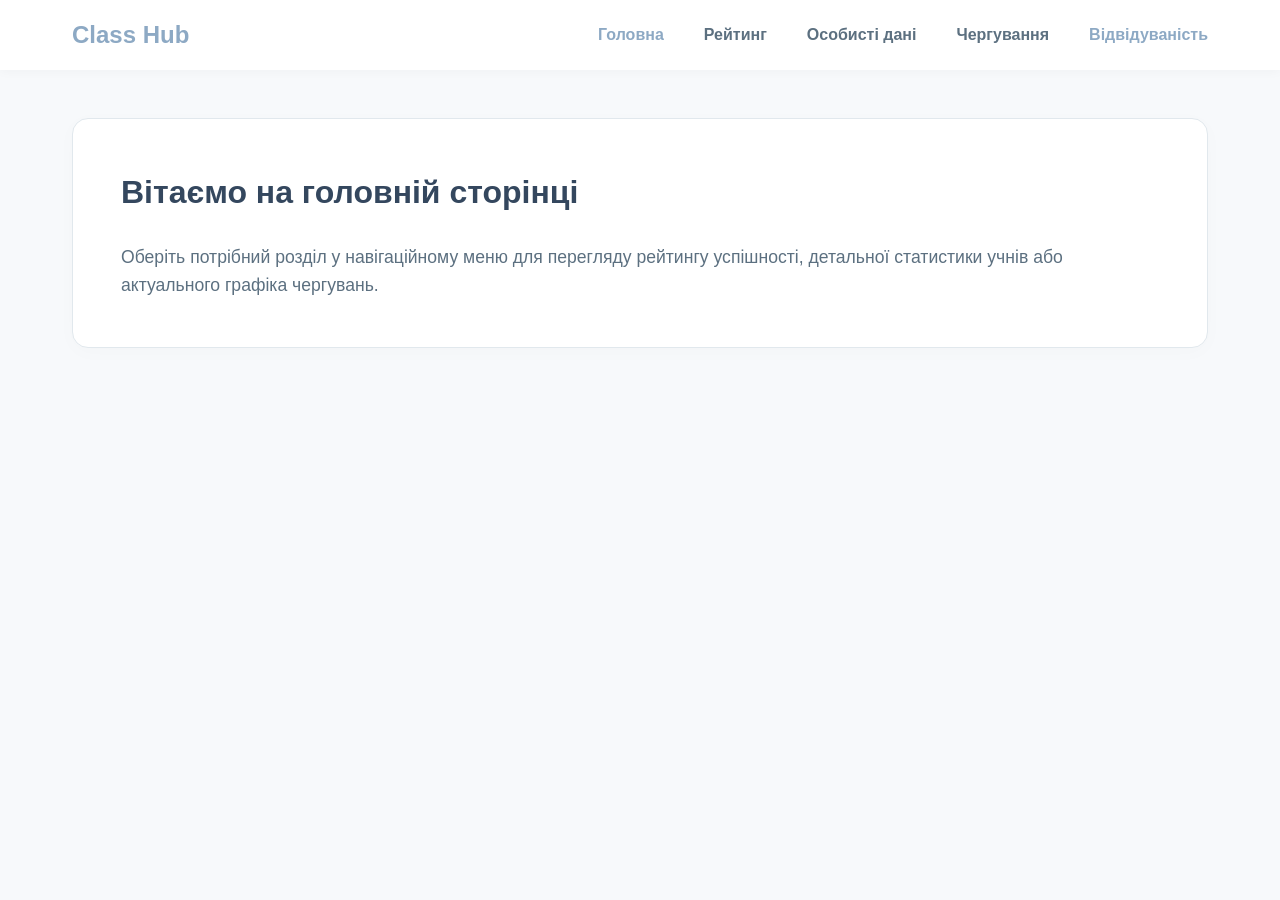
<file: index.html>
<!DOCTYPE html>
<html lang="uk">
<head>
    <meta charset="UTF-8">
    <meta name="viewport" content="width=device-width, initial-scale=1.0">
    <title>Головна сторінка</title>
    <link rel="stylesheet" href="style.css">
</head>
<body>
    <header class="header">
        <nav class="navbar">
            <a href="index.html" class="logo">Class Hub</a>
            <button class="mobile-menu-btn" id="mobile-menu-btn">
                <span></span>
                <span></span>
                <span></span>
            </button>
            <ul class="nav-links" id="nav-links">
                <li><a href="index.html" class="active">Головна</a></li>
                <li><a href="Reyt.html">Рейтинг</a></li>
                <li><a href="profile.html">Особисті дані</a></li>
                <li><a href="Watch.html">Чергування</a></li>
                <li><a href="alove.html" class="active">Відвідуваність</a></li>

            </ul>
        </nav>
    </header>
    <main class="main-content">
        <section class="content-card">
            <h1>Вітаємо на головній сторінці</h1>
            <p>Оберіть потрібний розділ у навігаційному меню для перегляду рейтингу успішності, детальної статистики учнів або актуального графіка чергувань.</p>
        </section>
    </main>
    <script src="script.js"></script>
</body>
</html>
</file>
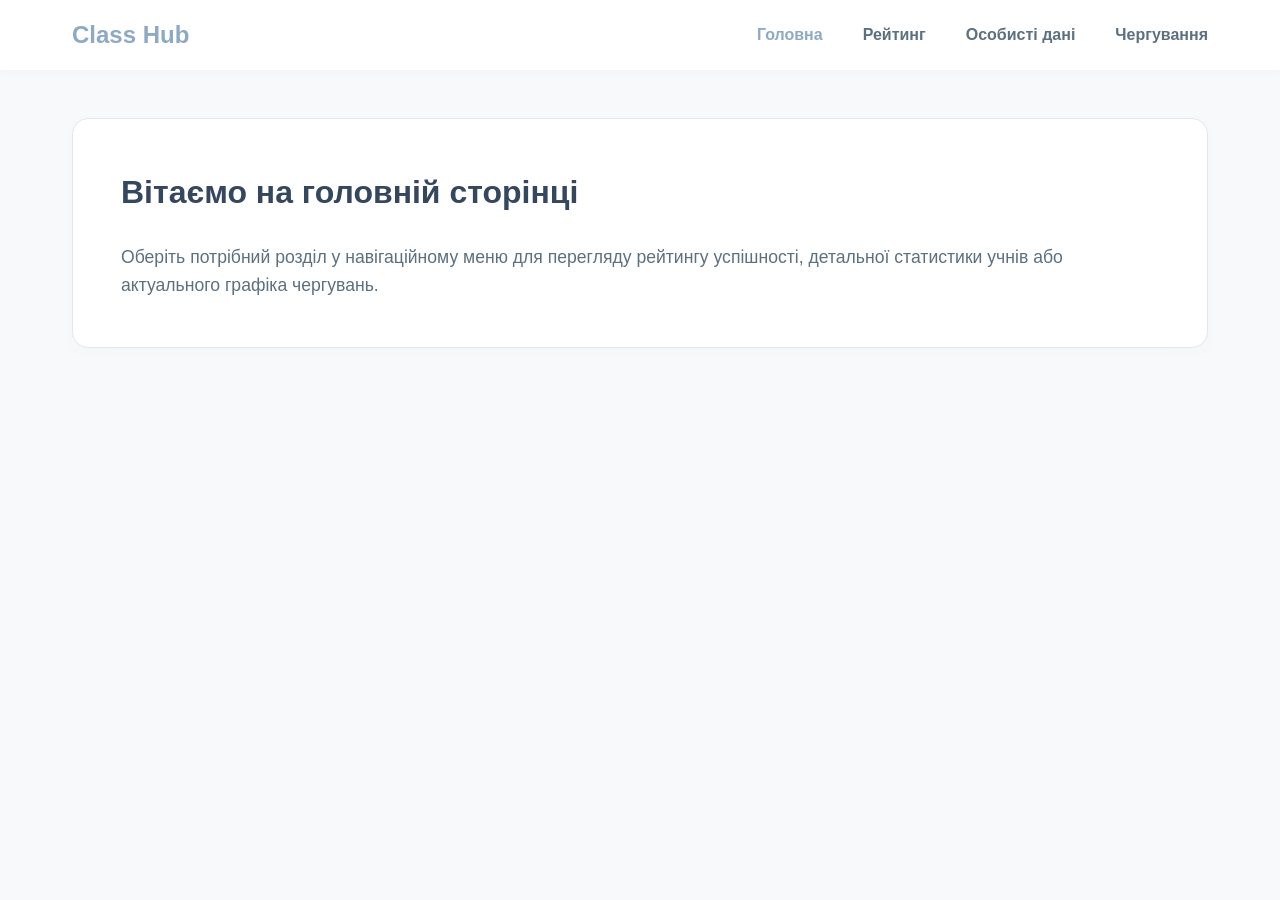
<file: oldindex.html>
<!DOCTYPE html>
<html lang="uk">
<head>
    <meta charset="UTF-8">
    <meta name="viewport" content="width=device-width, initial-scale=1.0">
    <title>Головна сторінка</title>
    <link rel="stylesheet" href="style.css">
</head>
<body>
    <header class="header">
        <nav class="navbar">
            <a href="index.html" class="logo">Class Hub</a>
            <button class="mobile-menu-btn" id="mobile-menu-btn">
                <span></span>
                <span></span>
                <span></span>
            </button>
            <ul class="nav-links" id="nav-links">
                <li><a href="index.html" class="active">Головна</a></li>
                <li><a href="Reyt.html">Рейтинг</a></li>
                <li><a href="profile.html">Особисті дані</a></li>
                <li><a href="Watch.html">Чергування</a></li>
            </ul>
        </nav>
    </header>
    <main class="main-content">
        <section class="content-card">
            <h1>Вітаємо на головній сторінці</h1>
            <p>Оберіть потрібний розділ у навігаційному меню для перегляду рейтингу успішності, детальної статистики учнів або актуального графіка чергувань.</p>
        </section>
    </main>
    <script src="script.js"></script>
</body>
</html>
</file>
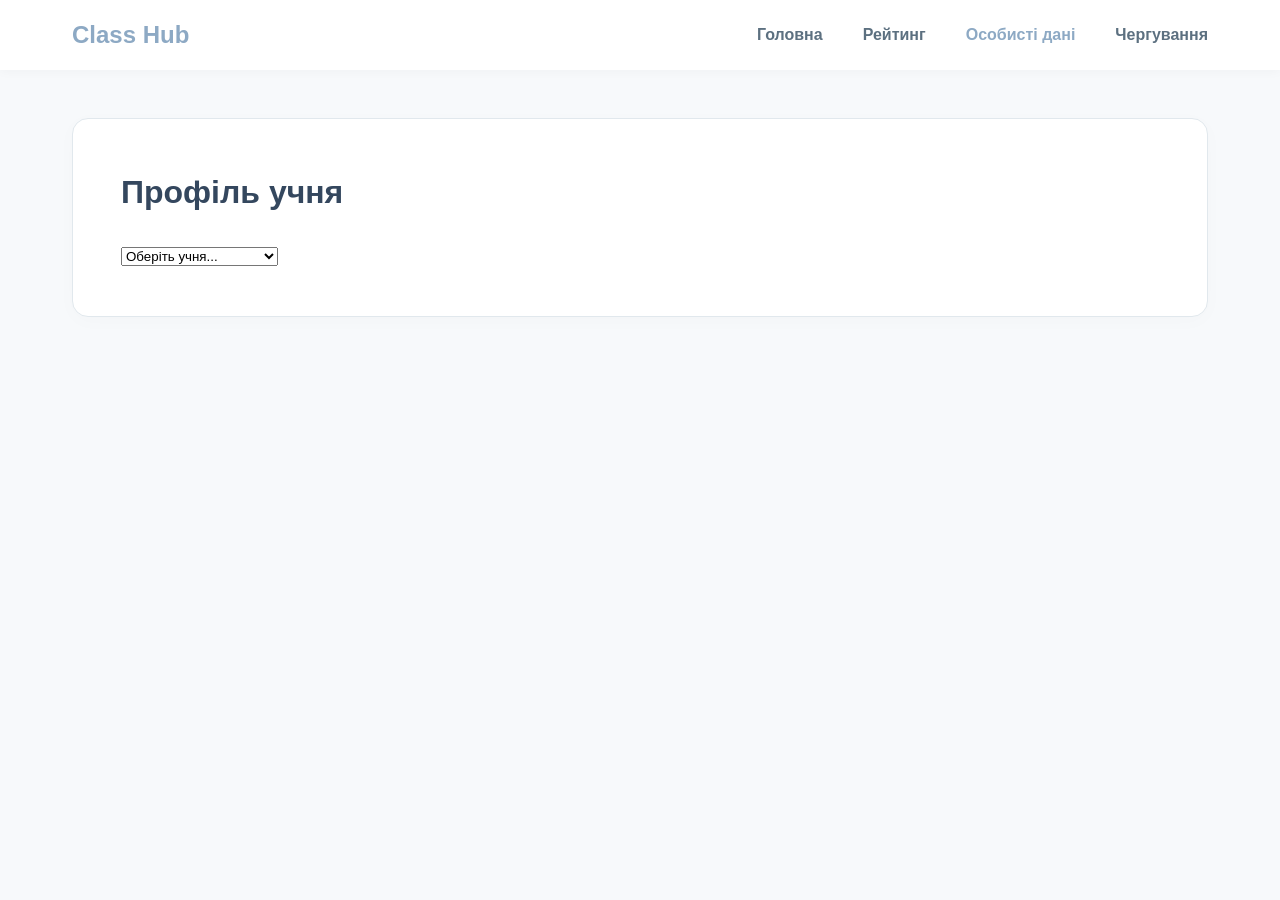
<file: oldprofile.html>
<!DOCTYPE html>
<html lang="uk">
<head>
    <meta charset="UTF-8">
    <meta name="viewport" content="width=device-width, initial-scale=1.0">
    <title>Особисті дані</title>
    <link rel="stylesheet" href="style.css">
    <link rel="stylesheet" href="profile.css">
</head>
<body>
    <header class="header">
        <nav class="navbar">
            <a href="index.html" class="logo">Class Hub</a>
            <button class="mobile-menu-btn" id="mobile-menu-btn">
                <span></span>
                <span></span>
                <span></span>
            </button>
            <ul class="nav-links" id="nav-links">
                <li><a href="index.html">Головна</a></li>
                <li><a href="Reyt.html">Рейтинг</a></li>
                <li><a href="profile.html" class="active">Особисті дані</a></li>
                <li><a href="Watch.html">Чергування</a></li>
            </ul>
        </nav>
    </header>
    <main class="main-content">
        <section class="content-card">
            <div class="rating-header">
                <h1>Профіль учня</h1>
                <div class="custom-select-wrapper">
                    <select id="student-profile-select" class="custom-select">
                        <option value="">Оберіть учня...</option>
                    </select>
                </div>
            </div>
            <div id="profile-container" class="profile-container" style="display: none;">
                <h2 id="profile-name" class="profile-name"></h2>
                
                <div class="stats-grid">
                    <div class="stat-box">
                        <span class="stat-label">Соціальні івенти</span>
                        <span id="stat-social" class="stat-value">0</span>
                    </div>
                    <div class="stat-box">
                        <span class="stat-label">Чергування</span>
                        <span id="stat-duty" class="stat-value">0</span>
                    </div>
                    <div class="stat-box">
                        <span class="stat-label">Події</span>
                        <span id="stat-events" class="stat-value">0</span>
                    </div>
                    <div class="stat-box">
                        <span class="stat-label">К-сть зауважень</span>
                        <span id="stat-remarks" class="stat-value danger">0</span>
                    </div>
                    <div class="stat-box highlight-box">
                        <span class="stat-label">Загальний бал</span>
                        <span id="stat-total" class="stat-value primary">0</span>
                    </div>
                </div>

                <div class="traits-container">
                    <div class="trait-card best">
                        <div class="trait-title">Найкраща сторона</div>
                        <div id="trait-best" class="trait-value"></div>
                    </div>
                    <div class="trait-card worst">
                        <div class="trait-title">Найгірша сторона</div>
                        <div id="trait-worst" class="trait-value"></div>
                    </div>
                </div>

                <div class="remarks-section">
                    <h3>Деталі зауважень</h3>
                    <ul id="profile-remarks-list" class="remarks-list"></ul>
                </div>
            </div>
        </section>
    </main>
    <script src="script.js"></script>
</body>
</html>
</file>
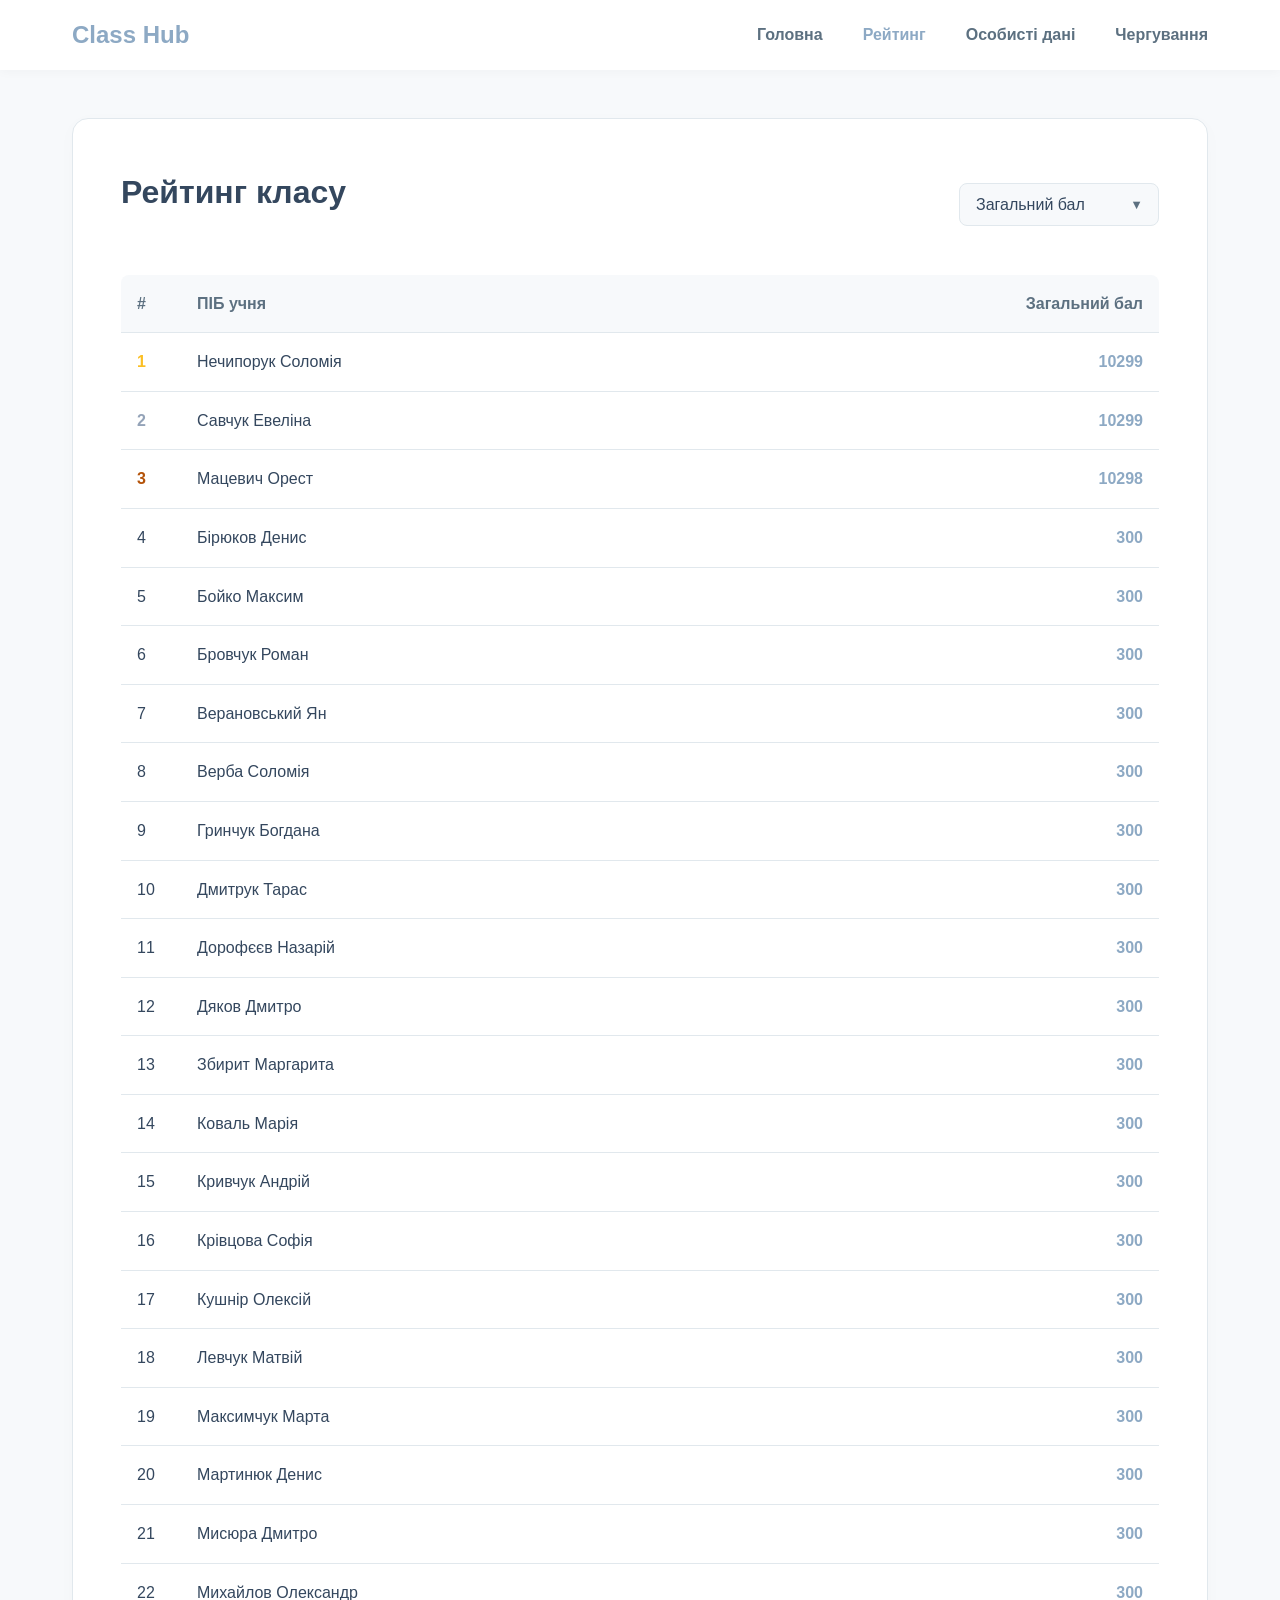
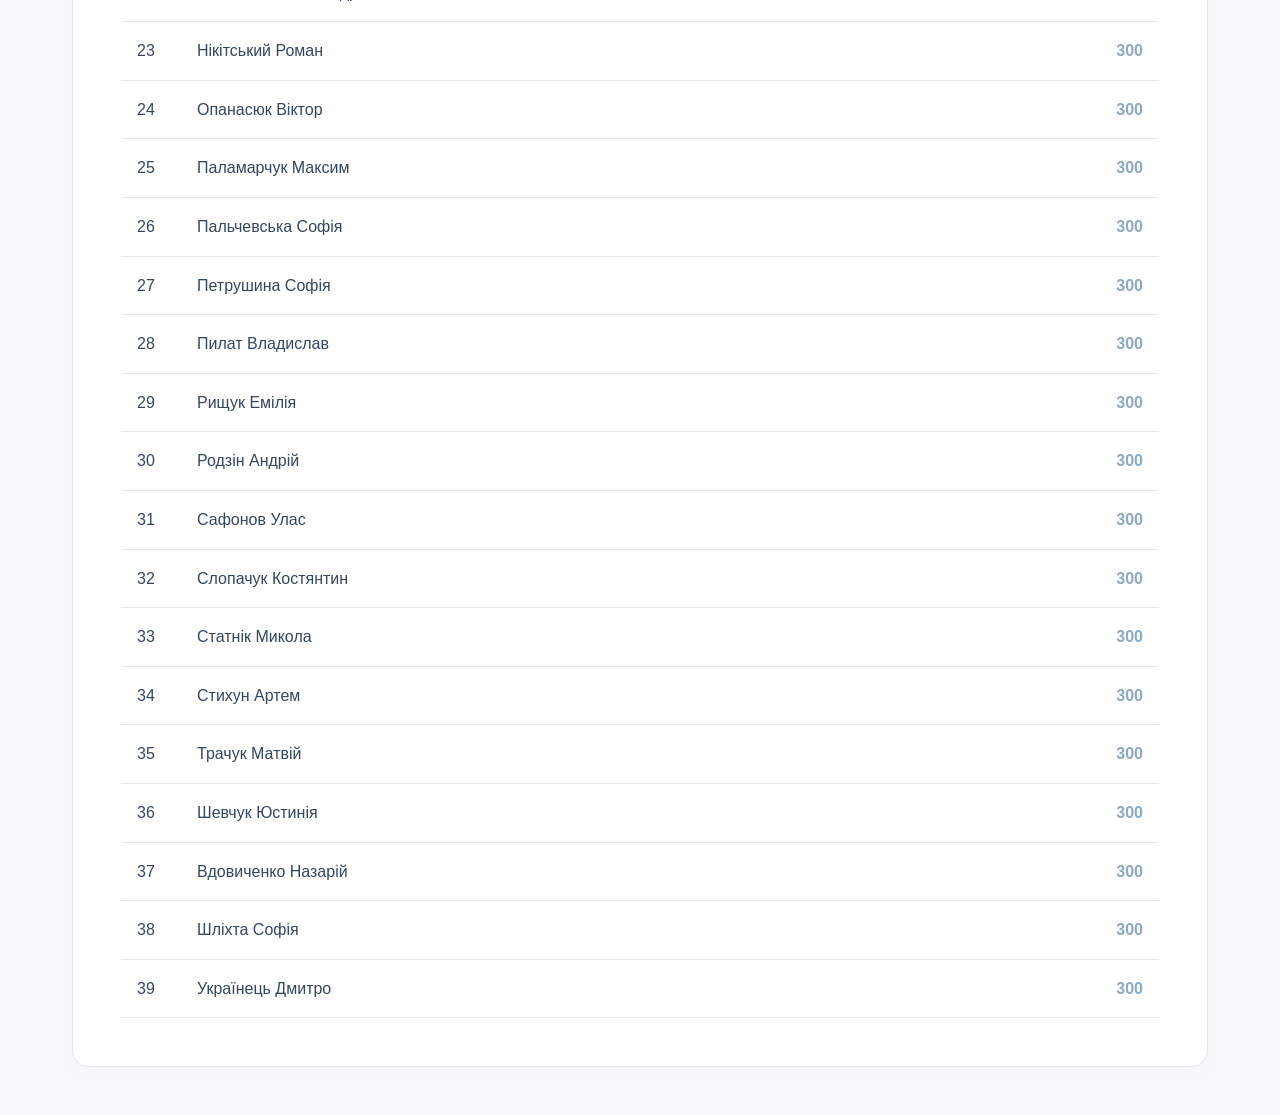
<file: oldReyt.html>
<!DOCTYPE html>
<html lang="uk">
<head>
    <meta charset="UTF-8">
    <meta name="viewport" content="width=device-width, initial-scale=1.0">
    <title>Рейтинг</title>
    <link rel="stylesheet" href="style.css">
    <link rel="stylesheet" href="Reyt.css">
</head>
<body>
    <header class="header">
        <nav class="navbar">
            <a href="index.html" class="logo">Class Hub</a>
            <button class="mobile-menu-btn" id="mobile-menu-btn">
                <span></span>
                <span></span>
                <span></span>
            </button>
            <ul class="nav-links" id="nav-links">
                <li><a href="index.html">Головна</a></li>
                <li><a href="Reyt.html" class="active">Рейтинг</a></li>
                <li><a href="profile.html">Особисті дані</a></li>
                <li><a href="Watch.html">Чергування</a></li>
            </ul>
        </nav>
    </header>
    <main class="main-content">
        <section class="content-card">
            <div class="rating-header">
                <h1>Рейтинг класу</h1>
                <div class="custom-select-wrapper">
                    <select id="aspect-select" class="custom-select">
                        <option value="total">Загальний бал</option>
                        <option value="socialEvents">Соціальні івенти</option>
                        <option value="duty">Чергування</option>
                        <option value="events">Події</option>
                        <option value="remarks">Зауваження</option>
                    </select>
                </div>
            </div>
            <div class="table-responsive">
                <table class="rating-table">
                    <thead>
                        <tr>
                            <th>#</th>
                            <th>ПІБ учня</th>
                            <th id="score-column-header">Загальний бал</th>
                        </tr>
                    </thead>
                    <tbody id="rating-tbody">
                    </tbody>
                </table>
            </div>
        </section>
    </main>
    <script src="script.js"></script>
</body>
</html>
</file>
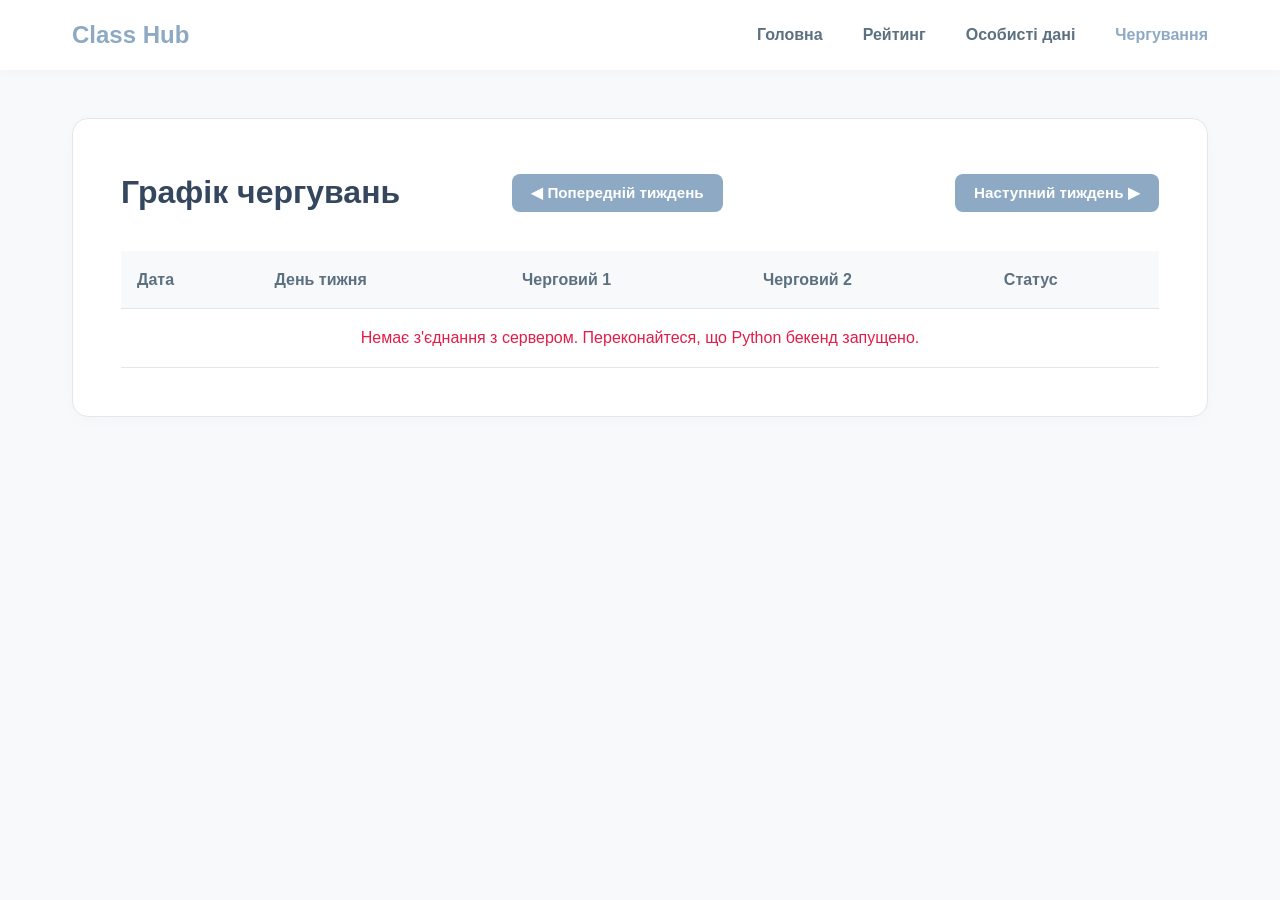
<file: oldWatch.html>
<!DOCTYPE html>
<html lang="uk">
<head>
    <meta charset="UTF-8">
    <meta name="viewport" content="width=device-width, initial-scale=1.0">
    <title>Чергування</title>
    <link rel="stylesheet" href="style.css">
    <link rel="stylesheet" href="Watch.css">
</head>
<body>
    <header class="header">
        <nav class="navbar">
            <a href="index.html" class="logo">Class Hub</a>
            <button class="mobile-menu-btn" id="mobile-menu-btn">
                <span></span>
                <span></span>
                <span></span>
            </button>
            <ul class="nav-links" id="nav-links">
                <li><a href="index.html">Головна</a></li>
                <li><a href="Reyt.html">Рейтинг</a></li>
                <li><a href="profile.html">Особисті дані</a></li>
                <li><a href="Watch.html" class="active">Чергування</a></li>
            </ul>
        </nav>
    </header>
    <main class="main-content">
        <section class="content-card">
            <div class="schedule-header">
                <h2>Графік чергувань</h2>
                <div class="schedule-controls">
                    <button class="btn-primary" id="prev-week">◀ Попередній тиждень</button>
                    <span id="current-week-label" class="week-label"></span>
                    <button class="btn-primary" id="next-week">Наступний тиждень ▶</button>
                </div>
            </div>
            <div class="table-responsive">
                <table class="schedule-table">
                    <thead>
                        <tr>
                            <th>Дата</th>
                            <th>День тижня</th>
                            <th>Черговий 1</th>
                            <th>Черговий 2</th>
                            <th>Статус</th>
                        </tr>
                    </thead>
                    <tbody id="schedule-tbody">
                    </tbody>
                </table>
            </div>
        </section>
    </main>
    <script src="script.js"></script>
</body>
</html>
</file>
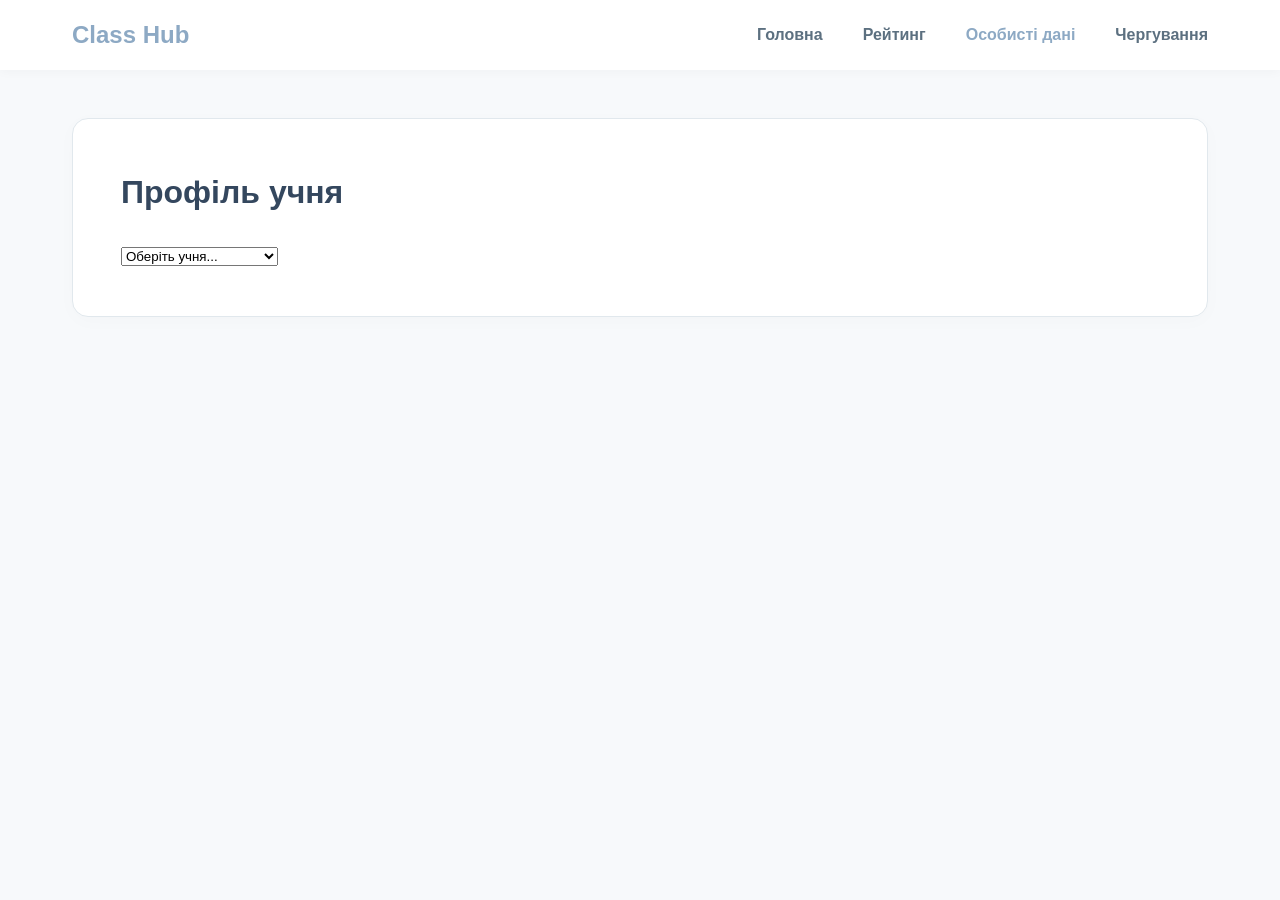
<file: profile.html>
<!DOCTYPE html>
<html lang="uk">
<head>
    <meta charset="UTF-8">
    <meta name="viewport" content="width=device-width, initial-scale=1.0">
    <title>Особисті дані</title>
    <link rel="stylesheet" href="style.css">
    <link rel="stylesheet" href="profile.css">
</head>
<body>
    <header class="header">
        <nav class="navbar">
            <a href="index.html" class="logo">Class Hub</a>
            <button class="mobile-menu-btn" id="mobile-menu-btn">
                <span></span>
                <span></span>
                <span></span>
            </button>
            <ul class="nav-links" id="nav-links">
                <li><a href="index.html">Головна</a></li>
                <li><a href="Reyt.html">Рейтинг</a></li>
                <li><a href="profile.html" class="active">Особисті дані</a></li>
                <li><a href="Watch.html">Чергування</a></li>
            </ul>
        </nav>
    </header>
    <main class="main-content">
        <section class="content-card">
            <div class="rating-header">
                <h1>Профіль учня</h1>
                <div class="custom-select-wrapper">
                    <select id="student-profile-select" class="custom-select">
                        <option value="">Оберіть учня...</option>
                    </select>
                </div>
            </div>
            <div id="profile-container" class="profile-container" style="display: none;">
                <h2 id="profile-name" class="profile-name"></h2>
                
                <div class="stats-grid">
                    <div class="stat-box">
                        <span class="stat-label">Соціальні івенти</span>
                        <span id="stat-social" class="stat-value">0</span>
                    </div>
                    <div class="stat-box">
                        <span class="stat-label">Чергування</span>
                        <span id="stat-duty" class="stat-value">0</span>
                    </div>
                    <div class="stat-box">
                        <span class="stat-label">Події</span>
                        <span id="stat-events" class="stat-value">0</span>
                    </div>
                    <div class="stat-box">
                        <span class="stat-label">К-сть зауважень</span>
                        <span id="stat-remarks" class="stat-value danger">0</span>
                    </div>
                    <div class="stat-box highlight-box">
                        <span class="stat-label">Загальний бал</span>
                        <span id="stat-total" class="stat-value primary">0</span>
                    </div>
                </div>

                <div class="traits-container">
                    <div class="trait-card best">
                        <div class="trait-title">Найкраща сторона</div>
                        <div id="trait-best" class="trait-value"></div>
                    </div>
                    <div class="trait-card worst">
                        <div class="trait-title">Найгірша сторона</div>
                        <div id="trait-worst" class="trait-value"></div>
                    </div>
                </div>

                <div class="remarks-section">
                    <h3>Деталі зауважень</h3>
                    <ul id="profile-remarks-list" class="remarks-list"></ul>
                </div>
            </div>
        </section>
    </main>
    <script src="script.js"></script>
</body>
</html>
</file>
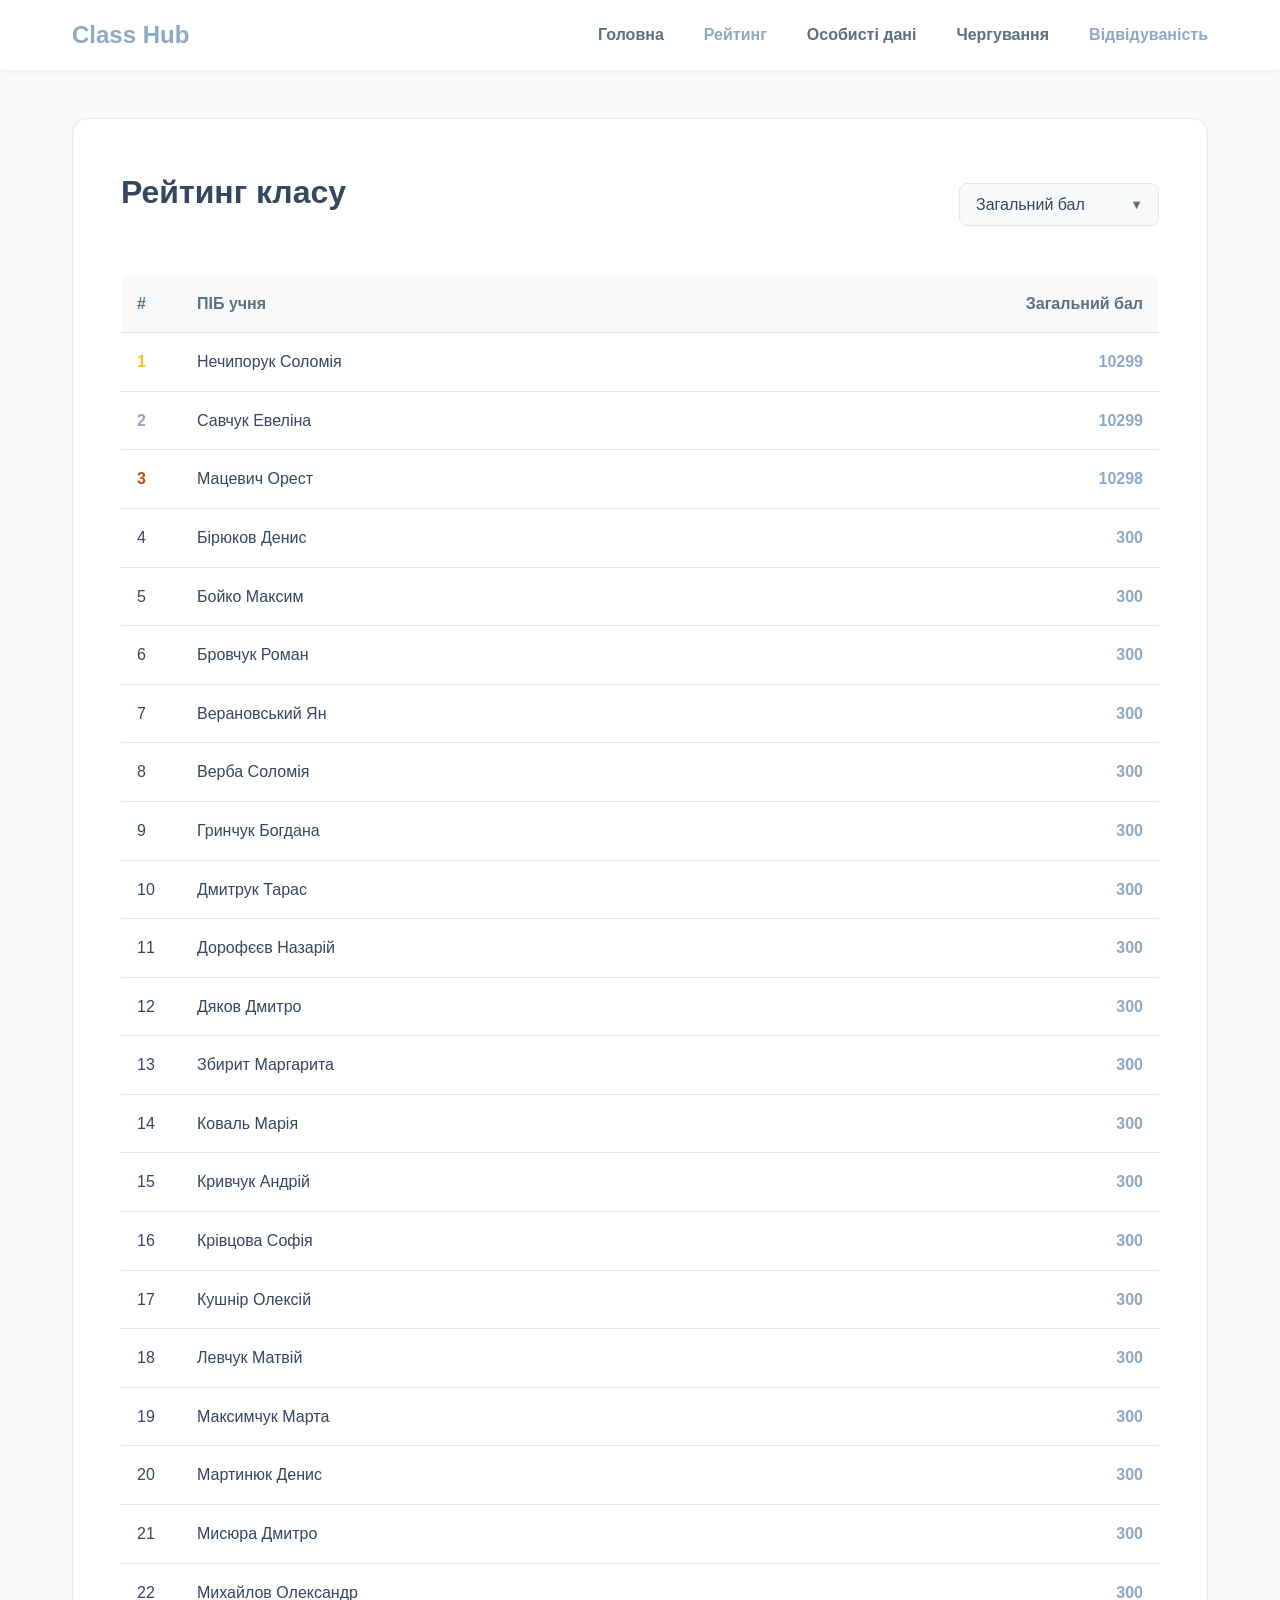
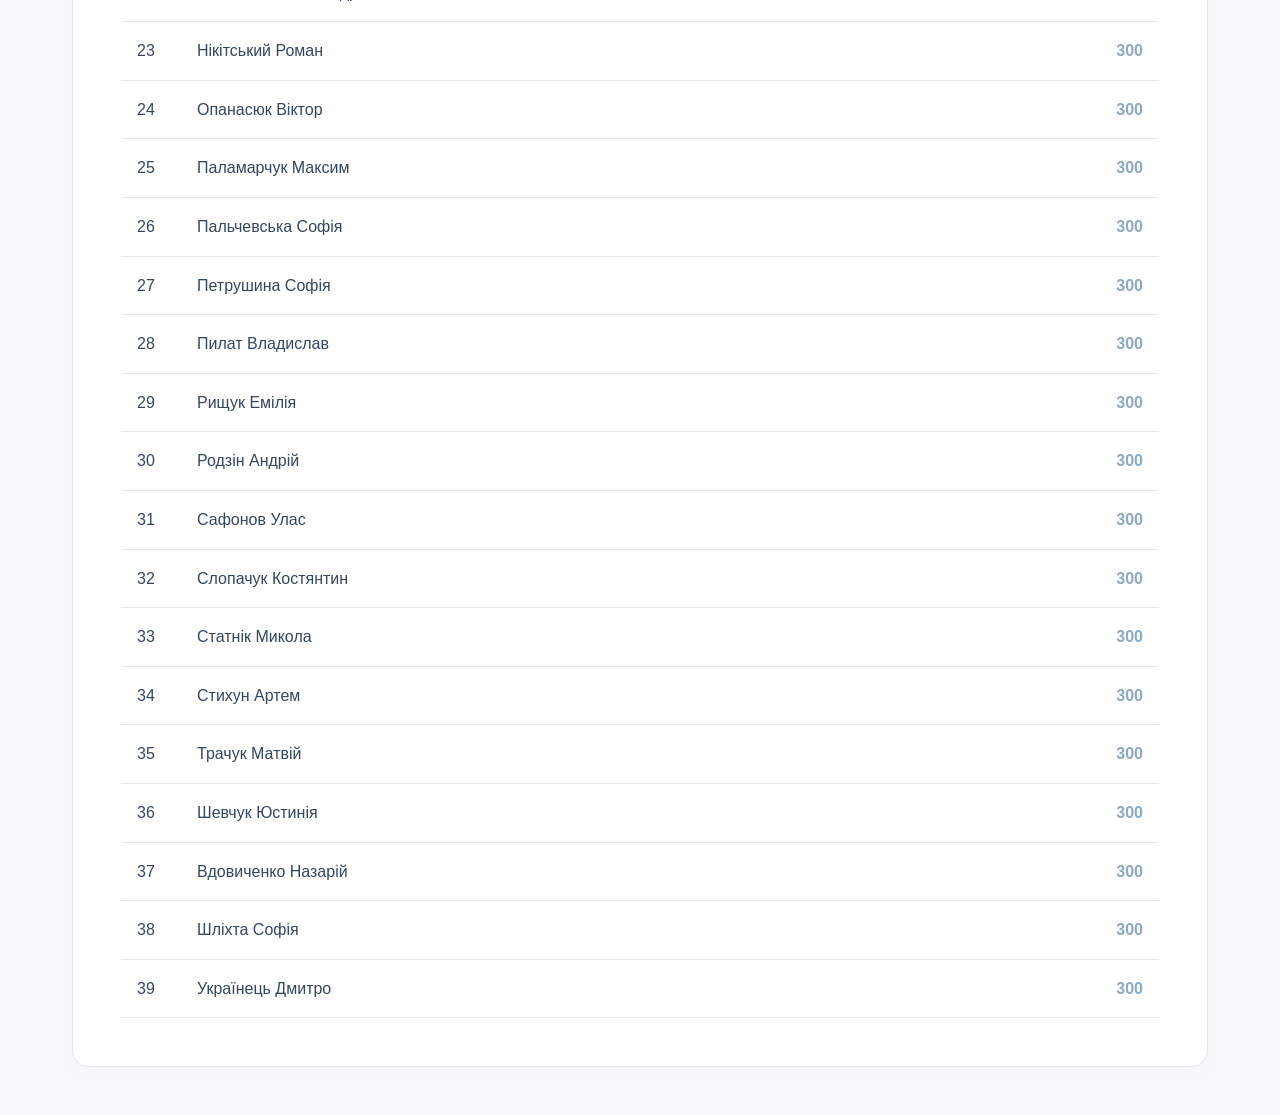
<file: Reyt.html>
<!DOCTYPE html>
<html lang="uk">
<head>
    <meta charset="UTF-8">
    <meta name="viewport" content="width=device-width, initial-scale=1.0">
    <title>Рейтинг</title>
    <link rel="stylesheet" href="style.css">
    <link rel="stylesheet" href="Reyt.css">
</head>
<body>
    <header class="header">
        <nav class="navbar">
            <a href="index.html" class="logo">Class Hub</a>
            <button class="mobile-menu-btn" id="mobile-menu-btn">
                <span></span>
                <span></span>
                <span></span>
            </button>
            <ul class="nav-links" id="nav-links">
                <li><a href="index.html">Головна</a></li>
                <li><a href="Reyt.html" class="active">Рейтинг</a></li>
                <li><a href="profile.html">Особисті дані</a></li>
                <li><a href="Watch.html">Чергування</a></li>
                <li><a href="alove.html" class="active">Відвідуваність</a></li>
            </ul>
        </nav>
    </header>
    <main class="main-content">
        <section class="content-card">
            <div class="rating-header">
                <h1>Рейтинг класу</h1>
                <div class="custom-select-wrapper">
                    <select id="aspect-select" class="custom-select">
                        <option value="total">Загальний бал</option>
                        <option value="socialEvents">Соціальні івенти</option>
                        <option value="duty">Чергування</option>
                        <option value="events">Події</option>
                        <option value="remarks">Зауваження</option>
                    </select>
                </div>
            </div>
            <div class="table-responsive">
                <table class="rating-table">
                    <thead>
                        <tr>
                            <th>#</th>
                            <th>ПІБ учня</th>
                            <th id="score-column-header">Загальний бал</th>
                        </tr>
                    </thead>
                    <tbody id="rating-tbody">
                    </tbody>
                </table>
            </div>
        </section>
    </main>
    <script src="script.js"></script>
</body>
</html>
</file>
<file: style.css>
:root {
    --primary-color: #8da9c4;
    --primary-hover: #7293b5;
    --bg-color: #f7f9fb;
    --surface-color: #ffffff;
    --text-main: #34475e;
    --text-muted: #5c7080;
    --border-color: #e1e8ed;
    --font-family: 'Nunito', 'Quicksand', sans-serif;
}

* {
    margin: 0;
    padding: 0;
    box-sizing: border-box;
}

body {
    font-family: var(--font-family);
    background-color: var(--bg-color);
    color: var(--text-main);
    line-height: 1.6;
}

.header {
    background-color: var(--surface-color);
    box-shadow: 0 2px 10px rgba(0, 0, 0, 0.03);
    position: sticky;
    top: 0;
    z-index: 100;
}

.navbar {
    max-width: 1200px;
    margin: 0 auto;
    padding: 1rem 2rem;
    display: flex;
    justify-content: space-between;
    align-items: center;
    position: relative;
}

.logo {
    font-size: 1.5rem;
    font-weight: 700;
    text-decoration: none;
    color: var(--primary-color);
}

.mobile-menu-btn {
    display: none;
    flex-direction: column;
    justify-content: space-between;
    width: 24px;
    height: 18px;
    background: none;
    border: none;
    cursor: pointer;
    z-index: 101;
}

.mobile-menu-btn span {
    width: 100%;
    height: 2px;
    background-color: var(--text-main);
    border-radius: 2px;
    transition: all 0.3s ease;
}

.nav-links {
    display: flex;
    list-style: none;
    gap: 2.5rem;
}

.nav-links a {
    text-decoration: none;
    color: var(--text-muted);
    font-weight: 600;
    font-size: 1rem;
    transition: color 0.3s ease;
}

.nav-links a:hover,
.nav-links a.active {
    color: var(--primary-color);
}

.main-content {
    max-width: 1200px;
    margin: 3rem auto;
    padding: 0 2rem;
}

.content-card {
    background-color: var(--surface-color);
    padding: 3rem;
    border-radius: 16px;
    box-shadow: 0 4px 20px rgba(0, 0, 0, 0.02);
    border: 1px solid var(--border-color);
}

.content-card h1 {
    font-size: 2rem;
    margin-bottom: 1.5rem;
    color: var(--text-main);
}

.content-card p {
    color: var(--text-muted);
    font-size: 1.1rem;
}

@media (max-width: 768px) {
    .mobile-menu-btn {
        display: flex;
    }

    .nav-links {
        position: absolute;
        top: 100%;
        left: 0;
        right: 0;
        background-color: var(--surface-color);
        flex-direction: column;
        gap: 0;
        max-height: 0;
        overflow: hidden;
        box-shadow: 0 4px 6px -1px rgba(0, 0, 0, 0.05);
        transition: max-height 0.3s ease-in-out;
    }

    .nav-links.open {
        max-height: 250px;
    }

    .nav-links li {
        width: 100%;
        text-align: center;
        border-top: 1px solid var(--border-color);
    }

    .nav-links a {
        display: block;
        padding: 1.2rem;
    }
}
</file>
<file: profile.css>
.profile-container {
    margin-top: 2rem;
    animation: fadeIn 0.4s ease-in-out;
}

@keyframes fadeIn {
    from { opacity: 0; transform: translateY(10px); }
    to { opacity: 1; transform: translateY(0); }
}

.profile-name {
    font-size: 1.75rem;
    color: var(--text-main);
    margin-bottom: 2rem;
    text-align: center;
    border-bottom: 2px solid var(--border-color);
    padding-bottom: 1rem;
}

.stats-grid {
    display: grid;
    grid-template-columns: repeat(auto-fit, minmax(180px, 1fr));
    gap: 1.5rem;
    margin-bottom: 2rem;
}

.stat-box {
    background-color: var(--bg-color);
    padding: 1.5rem;
    border-radius: 12px;
    border: 1px solid var(--border-color);
    display: flex;
    flex-direction: column;
    align-items: center;
    justify-content: center;
    text-align: center;
}

.highlight-box {
    background-color: var(--primary-color);
    border-color: var(--primary-color);
}

.highlight-box .stat-label,
.highlight-box .stat-value {
    color: var(--surface-color) !important;
}

.stat-label {
    font-size: 0.9rem;
    color: var(--text-muted);
    margin-bottom: 0.5rem;
    font-weight: 600;
}

.stat-value {
    font-size: 2rem;
    font-weight: 700;
    color: var(--text-main);
}

.stat-value.danger {
    color: #e11d48;
}

.stat-value.primary {
    color: var(--primary-color);
}

.traits-container {
    display: grid;
    grid-template-columns: repeat(auto-fit, minmax(250px, 1fr));
    gap: 1.5rem;
    margin-bottom: 2.5rem;
}

.trait-card {
    padding: 1.5rem;
    border-radius: 12px;
    border-left: 5px solid;
    background-color: var(--bg-color);
}

.trait-card.best {
    border-color: #10b981;
}

.trait-card.worst {
    border-color: #f43f5e;
}

.trait-title {
    font-size: 0.9rem;
    font-weight: 700;
    margin-bottom: 0.5rem;
    color: var(--text-muted);
    text-transform: uppercase;
    letter-spacing: 0.05em;
}

.trait-value {
    font-size: 1.25rem;
    font-weight: 700;
    color: var(--text-main);
}

.remarks-section h3 {
    margin-bottom: 1rem;
    color: var(--text-main);
}

.remarks-list {
    list-style: none;
}

.remarks-list li {
    padding: 1rem;
    background-color: #fef2f2;
    border-left: 4px solid #f87171;
    border-radius: 6px;
    margin-bottom: 0.75rem;
    color: #991b1b;
}

.remarks-list li.empty {
    background-color: #ecfdf5;
    border-left-color: #34d399;
    color: #065f46;
}
</file>
<file: Reyt.css>
.rating-header {
    display: flex;
    justify-content: space-between;
    align-items: center;
    margin-bottom: 2rem;
    flex-wrap: wrap;
    gap: 1rem;
}

.rating-header h1 {
    font-size: 2rem;
    color: var(--text-main);
}

.custom-select {
    appearance: none;
    background-color: var(--bg-color);
    border: 1px solid var(--border-color);
    border-radius: 8px;
    padding: 0.75rem 2.5rem 0.75rem 1rem;
    font-size: 1rem;
    font-family: inherit;
    color: var(--text-main);
    cursor: pointer;
    outline: none;
    transition: border-color 0.2s;
    width: 100%;
    min-width: 200px;
}

.custom-select:focus {
    border-color: var(--primary-color);
}

.custom-select-wrapper {
    position: relative;
}

.custom-select-wrapper::after {
    content: "▼";
    font-size: 0.8rem;
    color: var(--text-muted);
    position: absolute;
    right: 1rem;
    top: 50%;
    transform: translateY(-50%);
    pointer-events: none;
}

.table-responsive {
    overflow-x: auto;
}

.rating-table {
    width: 100%;
    border-collapse: collapse;
    text-align: left;
}

.rating-table th,
.rating-table td {
    padding: 1rem;
    border-bottom: 1px solid var(--border-color);
}

.rating-table th {
    font-weight: 600;
    color: var(--text-muted);
    background-color: var(--bg-color);
}

.rating-table th:first-child {
    border-top-left-radius: 8px;
    width: 60px;
}

.rating-table th:last-child {
    border-top-right-radius: 8px;
    width: 150px;
    text-align: right;
}

.rating-table td:last-child {
    text-align: right;
    font-weight: 600;
    color: var(--primary-color);
}

.rating-table tbody tr {
    transition: background-color 0.2s;
}

.rating-table tbody tr:hover {
    background-color: var(--bg-color);
}

.rank-1 td:first-child {
    color: #fbbf24;
    font-weight: 700;
}

.rank-2 td:first-child {
    color: #94a3b8;
    font-weight: 700;
}

.rank-3 td:first-child {
    color: #b45309;
    font-weight: 700;
}

@media (max-width: 768px) {
    .rating-header {
        flex-direction: column;
        align-items: stretch;
    }

    .custom-select-wrapper {
        width: 100%;
    }
}
</file>
<file: Watch.css>
.schedule-header {
    display: flex;
    justify-content: space-between;
    align-items: center;
    margin-bottom: 2rem;
    flex-wrap: wrap;
    gap: 1.5rem;
}

.schedule-header h2 {
    font-size: 2rem;
    color: var(--text-main);
}

.schedule-controls {
    display: flex;
    align-items: center;
    gap: 1rem;
}

.btn-primary {
    background-color: var(--primary-color);
    color: var(--surface-color);
    border: none;
    padding: 0.6rem 1.2rem;
    border-radius: 8px;
    cursor: pointer;
    font-family: inherit;
    font-size: 0.95rem;
    font-weight: 600;
    transition: background-color 0.2s, transform 0.1s;
}

.btn-primary:hover {
    background-color: var(--primary-hover);
}

.btn-primary:active {
    transform: scale(0.98);
}

.btn-primary:disabled {
    background-color: var(--text-muted);
    cursor: not-allowed;
    transform: none;
}

.week-label {
    font-weight: 700;
    color: var(--text-main);
    min-width: 200px;
    text-align: center;
    font-size: 1.1rem;
}

.schedule-table {
    width: 100%;
    border-collapse: collapse;
    text-align: left;
}

.schedule-table th,
.schedule-table td {
    padding: 1rem;
    border-bottom: 1px solid var(--border-color);
}

.schedule-table th {
    font-weight: 600;
    color: var(--text-muted);
    background-color: var(--bg-color);
}

.schedule-table tbody tr {
    transition: background-color 0.2s;
}

.schedule-table tbody tr:hover {
    background-color: var(--bg-color);
}

.today-row {
    background-color: #f0fdf4 !important;
}

.badge {
    padding: 0.35rem 0.85rem;
    border-radius: 9999px;
    font-size: 0.85rem;
    font-weight: 700;
    display: inline-block;
}

.badge.active {
    background-color: #dcfce7;
    color: #166534;
}

.badge.upcoming {
    background-color: #e0f2fe;
    color: #075985;
}

.badge.completed {
    background-color: #f1f5f9;
    color: #475569;
}

@media (max-width: 768px) {
    .schedule-header {
        flex-direction: column;
        align-items: stretch;
    }

    .schedule-controls {
        justify-content: space-between;
    }

    .week-label {
        font-size: 1rem;
        min-width: auto;
    }
}
</file>
